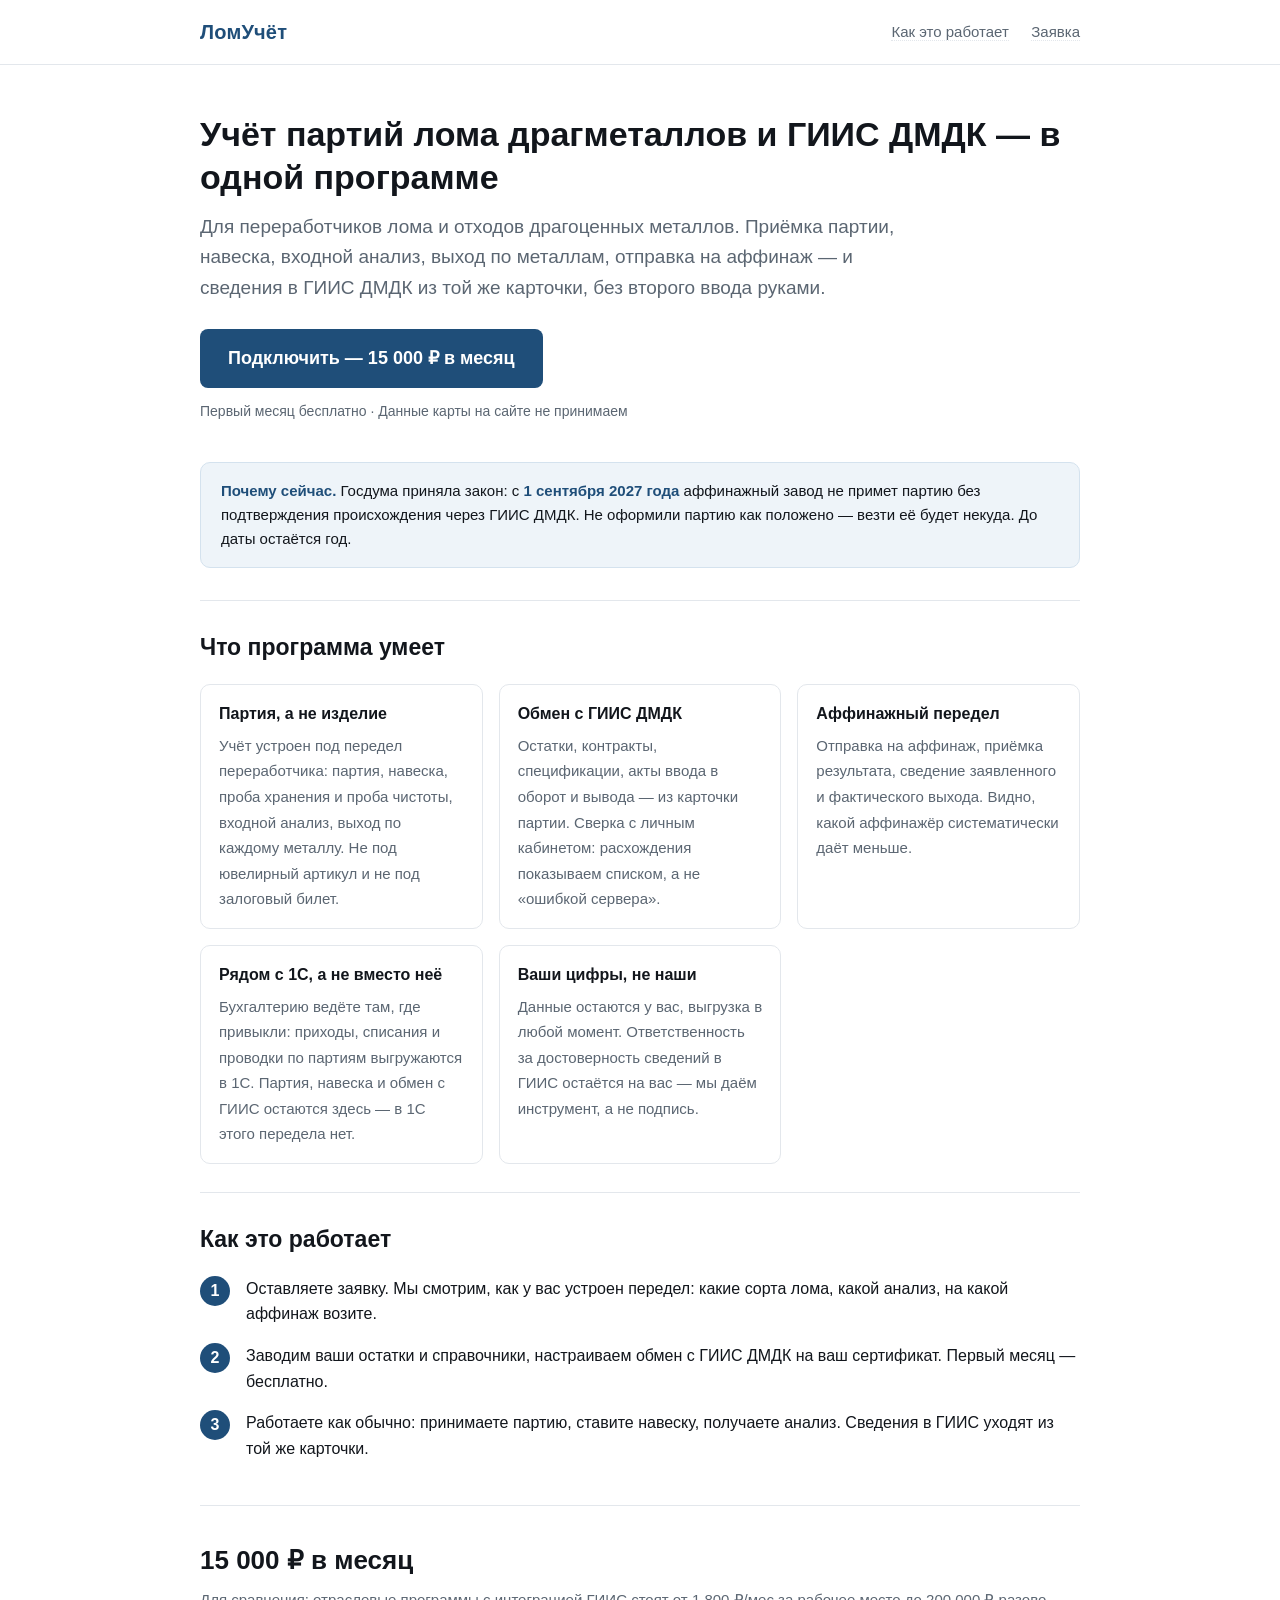
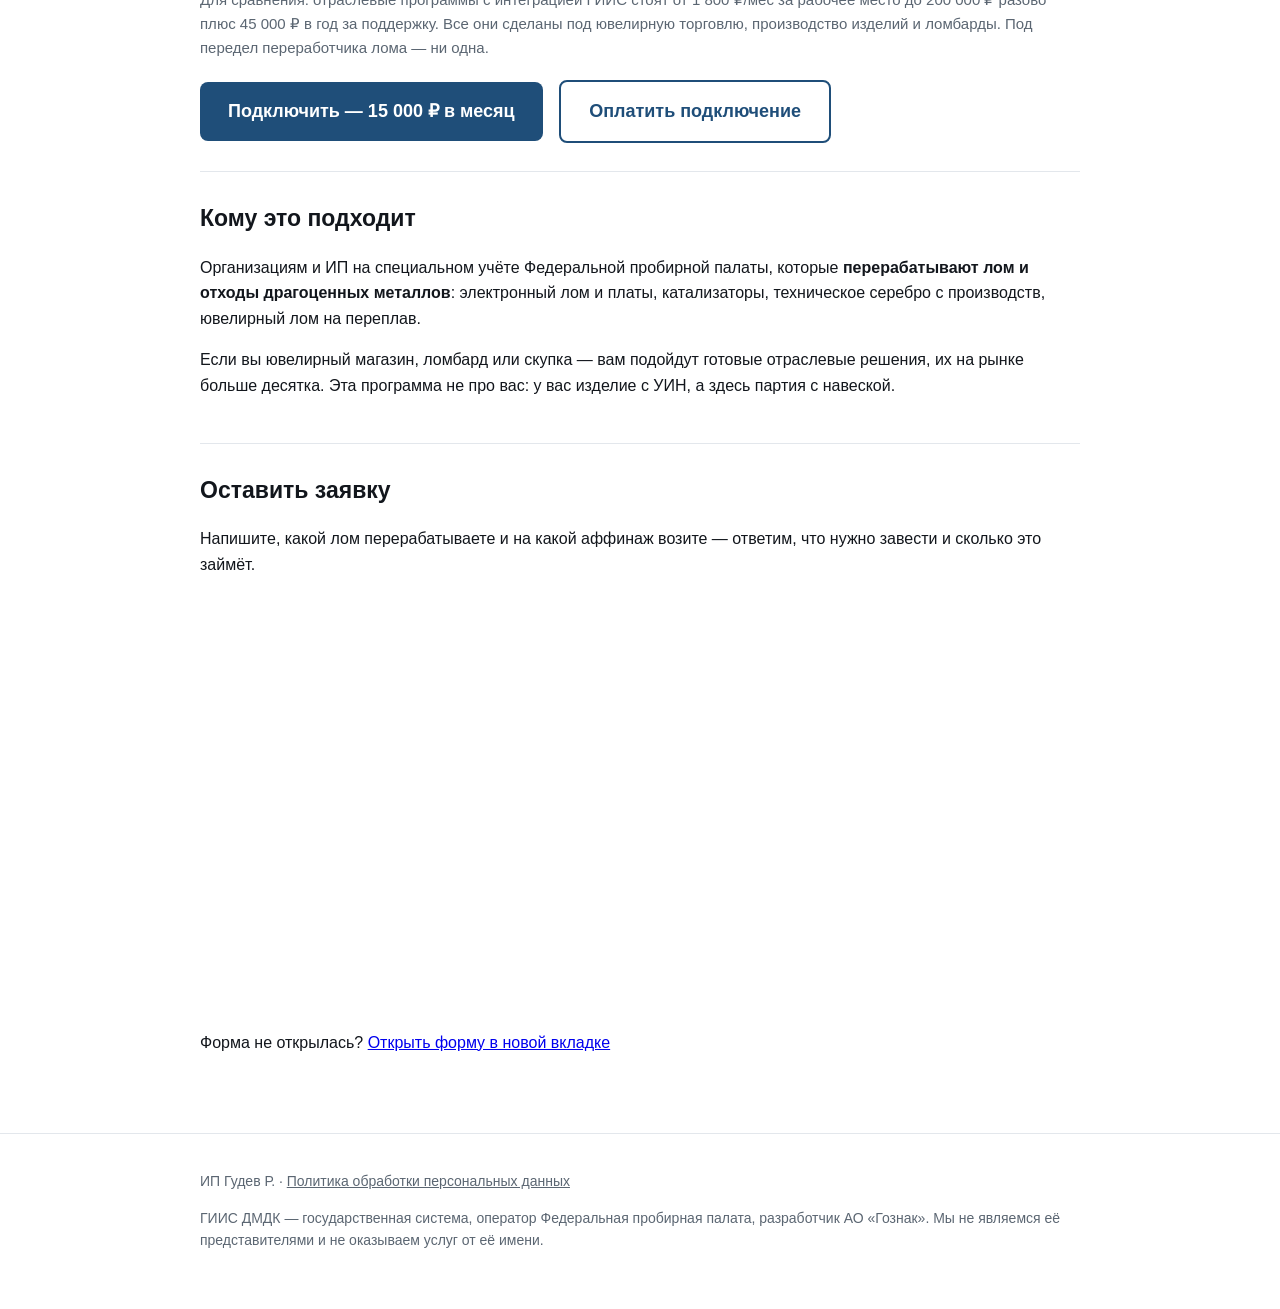
<file: index.html>
<!doctype html>
<html lang="ru">
<head>
<meta charset="utf-8">
<meta name="viewport" content="width=device-width,initial-scale=1">
<title>ЛомУчёт — учёт партий лома драгметаллов и обмен с ГИИС ДМДК</title>
<meta name="description" content="Программа для переработчиков лома и отходов драгоценных металлов: приёмка партии, навеска, входной анализ, выход по металлам, отправка на аффинаж — и обмен с ГИИС ДМДК из той же карточки. Выгрузка в 1С. 15 000 ₽ в месяц.">
<link rel="icon" href="favicon.svg">
<link rel="stylesheet" href="style.css">
<script src="smoke.js"></script>
</head>
<body>

<header><div class="wrap">
  <div class="logo"><a href="index.html">ЛомУчёт</a></div>
  <nav class="top">
    <a href="#how">Как это работает</a>
    <a href="#form">Заявка</a>
  </nav>
</div></header>

<div class="wrap">

  <div class="hero">
    <h1>Учёт партий лома драгметаллов и ГИИС ДМДК — в одной программе</h1>
    <p class="sub">Для переработчиков лома и отходов драгоценных металлов. Приёмка партии, навеска, входной анализ, выход по металлам, отправка на аффинаж — и сведения в ГИИС ДМДК из той же карточки, без второго ввода руками.</p>
    <a class="cta" href="#form" onclick="try{track('cta_click')}catch(e){}">Подключить — 15 000 ₽ в месяц</a>
    <p class="cta-note">Первый месяц бесплатно &middot; Данные карты на сайте не принимаем</p>
  </div>

  <div class="band">
    <b>Почему сейчас.</b> Госдума приняла закон: с <b>1 сентября 2027 года</b> аффинажный завод не примет партию без подтверждения происхождения через ГИИС ДМДК. Не оформили партию как положено — везти её будет некуда. До даты остаётся год.
  </div>

  <section id="what">
    <h2>Что программа умеет</h2>
    <div class="grid">
      <div class="card"><b>Партия, а не изделие</b><span>Учёт устроен под передел переработчика: партия, навеска, проба хранения и проба чистоты, входной анализ, выход по каждому металлу. Не под ювелирный артикул и не под залоговый билет.</span></div>
      <div class="card"><b>Обмен с ГИИС ДМДК</b><span>Остатки, контракты, спецификации, акты ввода в оборот и вывода — из карточки партии. Сверка с личным кабинетом: расхождения показываем списком, а не «ошибкой сервера».</span></div>
      <div class="card"><b>Аффинажный передел</b><span>Отправка на аффинаж, приёмка результата, сведение заявленного и фактического выхода. Видно, какой аффинажёр систематически даёт меньше.</span></div>
      <div class="card"><b>Рядом с 1С, а не вместо неё</b><span>Бухгалтерию ведёте там, где привыкли: приходы, списания и проводки по партиям выгружаются в 1С. Партия, навеска и обмен с ГИИС остаются здесь — в 1С этого передела нет.</span></div>
      <div class="card"><b>Ваши цифры, не наши</b><span>Данные остаются у вас, выгрузка в любой момент. Ответственность за достоверность сведений в ГИИС остаётся на вас — мы даём инструмент, а не подпись.</span></div>
    </div>
  </section>

  <section id="how">
    <h2>Как это работает</h2>
    <ol class="steps">
      <li>Оставляете заявку. Мы смотрим, как у вас устроен передел: какие сорта лома, какой анализ, на какой аффинаж возите.</li>
      <li>Заводим ваши остатки и справочники, настраиваем обмен с ГИИС ДМДК на ваш сертификат. Первый месяц — бесплатно.</li>
      <li>Работаете как обычно: принимаете партию, ставите навеску, получаете анализ. Сведения в ГИИС уходят из той же карточки.</li>
    </ol>
  </section>

  <section id="price">
    <p class="price">15 000 ₽ в месяц</p>
    <p class="cmp">Для сравнения: отраслевые программы с интеграцией ГИИС стоят от 1 800 ₽/мес за рабочее место до 200 000 ₽ разово плюс 45 000 ₽ в год за поддержку. Все они сделаны под ювелирную торговлю, производство изделий и ломбарды. Под передел переработчика лома — ни одна.</p>
    <a class="cta" href="#form" onclick="try{track('cta_click')}catch(e){}">Подключить — 15 000 ₽ в месяц</a>
    <a class="cta ghost" href="pay.html" onclick="try{track('payment_click')}catch(e){}">Оплатить подключение</a>
  </section>

  <section id="who">
    <h2>Кому это подходит</h2>
    <p>Организациям и ИП на специальном учёте Федеральной пробирной палаты, которые <b>перерабатывают лом и отходы драгоценных металлов</b>: электронный лом и платы, катализаторы, техническое серебро с производств, ювелирный лом на переплав.</p>
    <p class="muted">Если вы ювелирный магазин, ломбард или скупка — вам подойдут готовые отраслевые решения, их на рынке больше десятка. Эта программа не про вас: у вас изделие с УИН, а здесь партия с навеской.</p>
  </section>

  <section id="form">
    <h2>Оставить заявку</h2>
    <p class="lead">Напишите, какой лом перерабатываете и на какой аффинаж возите — ответим, что нужно завести и сколько это займёт.</p>
    <div id="form-box"></div>
    <p class="fallback">Форма не открылась? <a id="form-link">Открыть форму в новой вкладке</a></p>
  </section>

</div>

<footer><div class="wrap">
  <p>ИП Гудев Р. &middot; <a href="privacy.html">Политика обработки персональных данных</a></p>
  <p class="muted">ГИИС ДМДК — государственная система, оператор Федеральная пробирная палата, разработчик АО «Гознак». Мы не являемся её представителями и не оказываем услуг от её имени.</p>
</div></footer>

<script>
try { keepMarks(); } catch (e) {}
try { mountForm('form-box'); } catch (e) {}
try { mountFallback('form-link'); } catch (e) {}
</script>

</body>
</html>
</file>
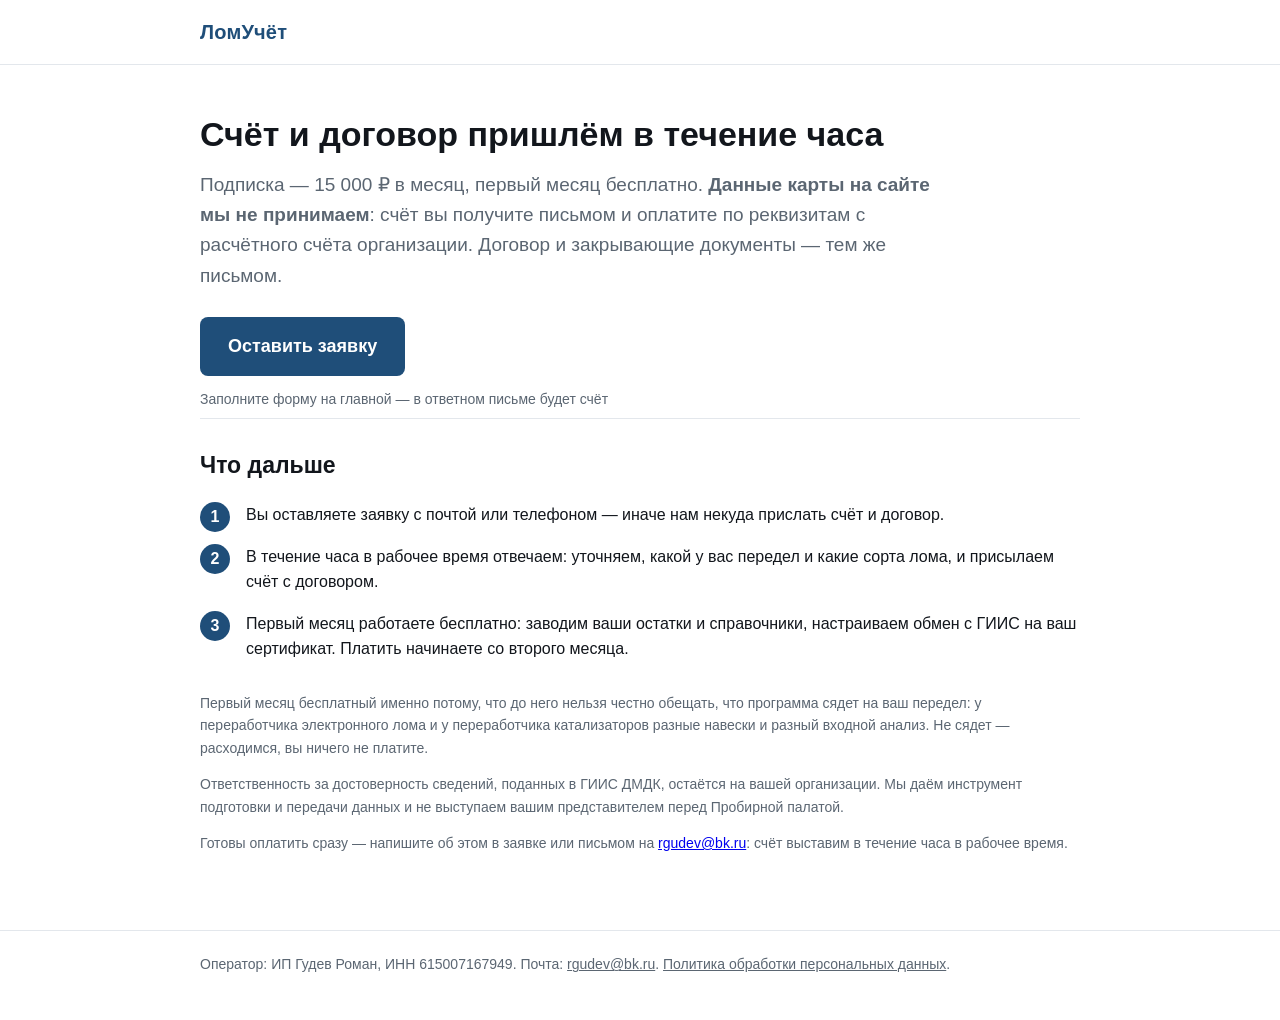
<file: pay.html>
<!doctype html>
<html lang="ru">
<head>
<meta charset="utf-8">
<meta name="viewport" content="width=device-width,initial-scale=1">
<title>ЛомУчёт — счёт и договор пришлём в течение часа</title>
<meta name="robots" content="noindex,nofollow">
<link rel="icon" href="favicon.svg">
<link rel="stylesheet" href="style.css">
<script src="smoke.js"></script>
</head>
<body>

<header><div class="wrap"><div class="logo"><a href="index.html">ЛомУчёт</a></div></div></header>

<div class="wrap">
  <div class="hero">
    <h1>Счёт и договор пришлём в течение часа</h1>
    <p class="sub">Подписка — 15 000 ₽ в месяц, первый месяц бесплатно. <b>Данные карты на сайте мы не принимаем</b>: счёт вы получите письмом и оплатите по реквизитам с расчётного счёта организации. Договор и закрывающие документы — тем же письмом.</p>
    <a class="cta" id="pay-back" href="index.html#form">Оставить заявку</a>
    <p class="cta-note">Заполните форму на главной — в ответном письме будет счёт</p>
  </div>

  <section>
    <h2>Что дальше</h2>
    <ol class="steps">
      <li>Вы оставляете заявку с почтой или телефоном — иначе нам некуда прислать счёт и договор.</li>
      <li>В течение часа в рабочее время отвечаем: уточняем, какой у вас передел и какие сорта лома, и присылаем счёт с договором.</li>
      <li>Первый месяц работаете бесплатно: заводим ваши остатки и справочники, настраиваем обмен с ГИИС на ваш сертификат. Платить начинаете со второго месяца.</li>
    </ol>
    <p class="fine">Первый месяц бесплатный именно потому, что до него нельзя честно обещать, что программа сядет на ваш передел: у переработчика электронного лома и у переработчика катализаторов разные навески и разный входной анализ. Не сядет — расходимся, вы ничего не платите.</p>
    <p class="fine">Ответственность за достоверность сведений, поданных в ГИИС ДМДК, остаётся на вашей организации. Мы даём инструмент подготовки и передачи данных и не выступаем вашим представителем перед Пробирной палатой.</p>
    <p class="fine">Готовы оплатить сразу — напишите об этом в заявке или письмом на <a href="mailto:rgudev@bk.ru?subject=%D0%93%D0%BE%D1%82%D0%BE%D0%B2%20%D0%BE%D0%BF%D0%BB%D0%B0%D1%82%D0%B8%D1%82%D1%8C%20%D0%9B%D0%BE%D0%BC%D0%A3%D1%87%D1%91%D1%82" id="pay-mail">rgudev@bk.ru</a>: счёт выставим в течение часа в рабочее время.</p>
  </section>
</div>

<footer><div class="wrap">
  Оператор: ИП Гудев Роман, ИНН 615007167949. Почта: <a href="mailto:rgudev@bk.ru">rgudev@bk.ru</a>.
  <a href="privacy.html">Политика обработки персональных данных</a>.
</div></footer>

<script>
/* Разметка самой дорогой страницы замера (находка Н-19, эталон «Деталь-Аналог»).
   pay_view  — посетитель дошёл до экрана оплаты;
   pay_back  — прочитал «данные карты не принимаем» и вернулся к форме.
   Разница pay_view − pay_back — те, кто ушёл с экрана оплаты насовсем;
   без неё ветки «интерес есть, платить не готовы» и «готовы платить, но
   конструкция оплаты отпугнула» неразличимы. */
keepMarks();
try { track('pay_view'); } catch (e) {}
(function () {
  var b = document.getElementById('pay-back');
  if (b) { b.addEventListener('click', function () { try { track('pay_back'); } catch (e) {} }); }
})();
</script>
</body>
</html>
</file>
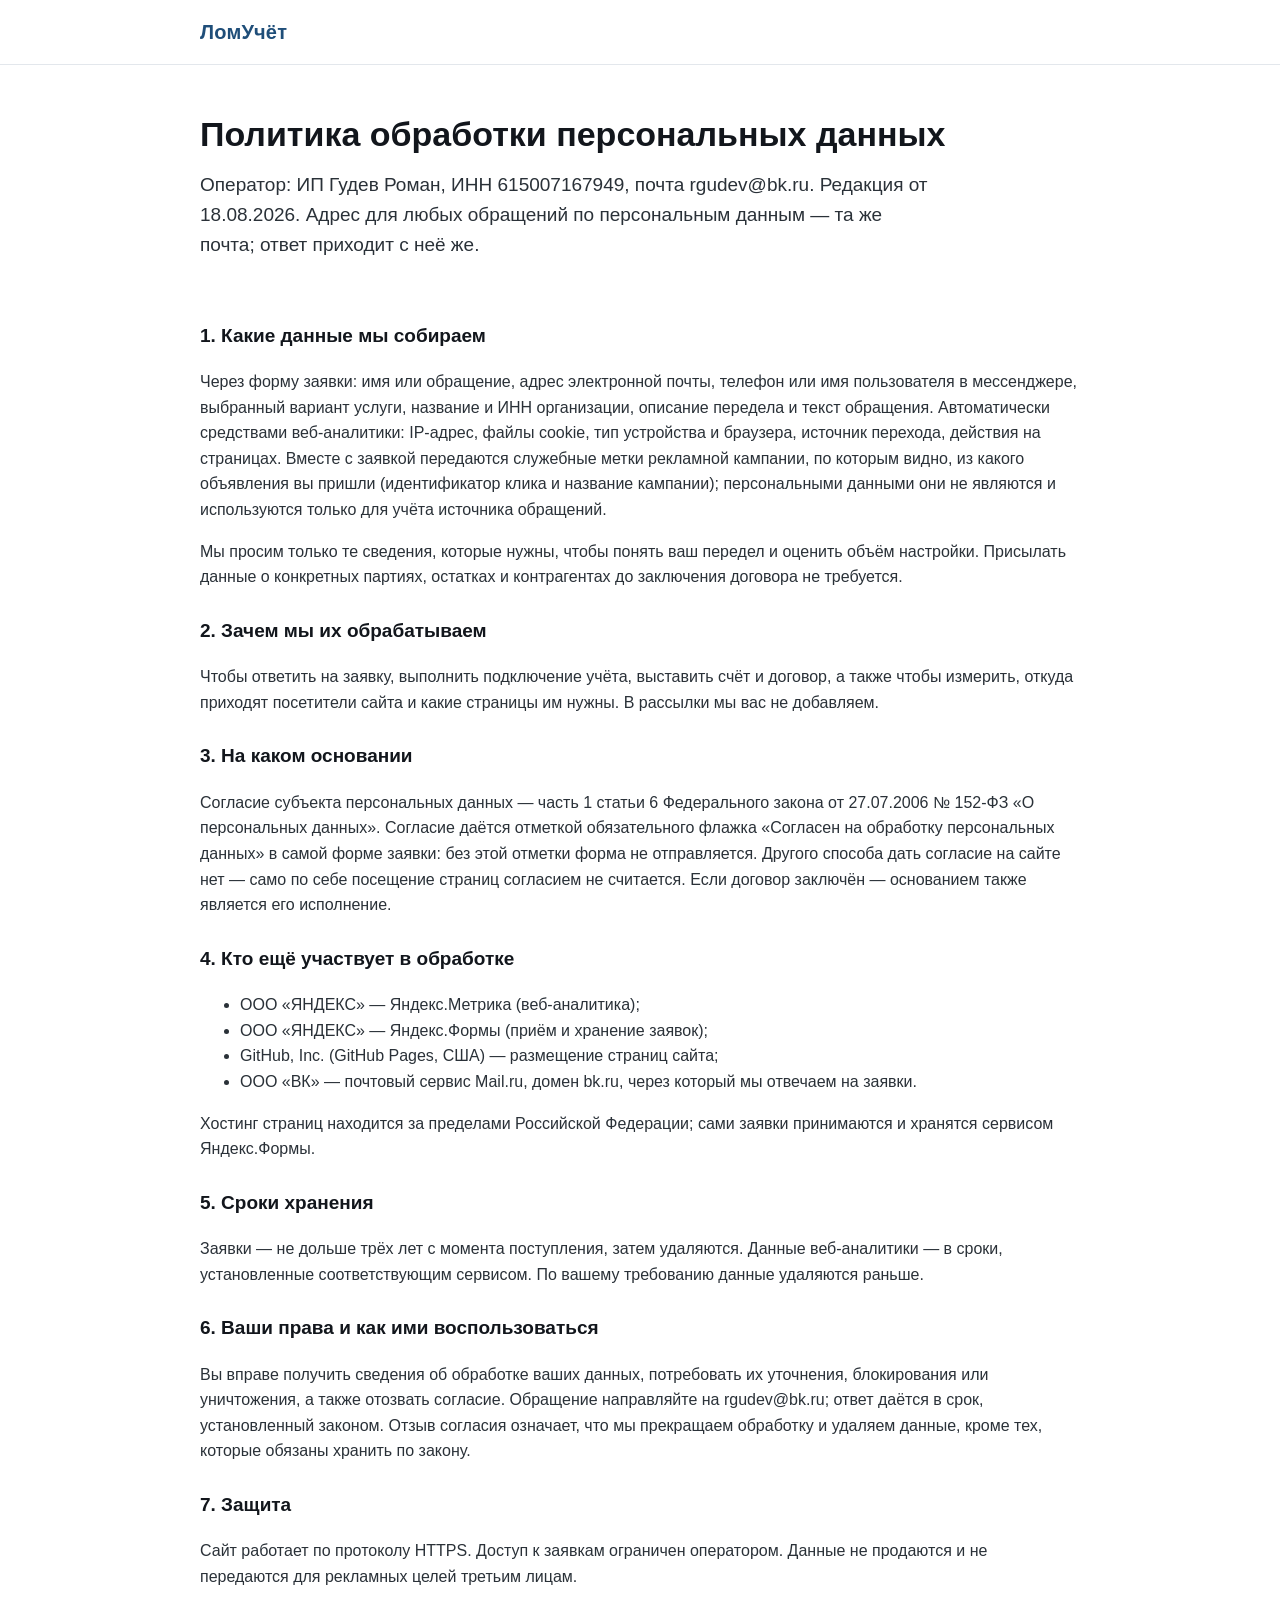
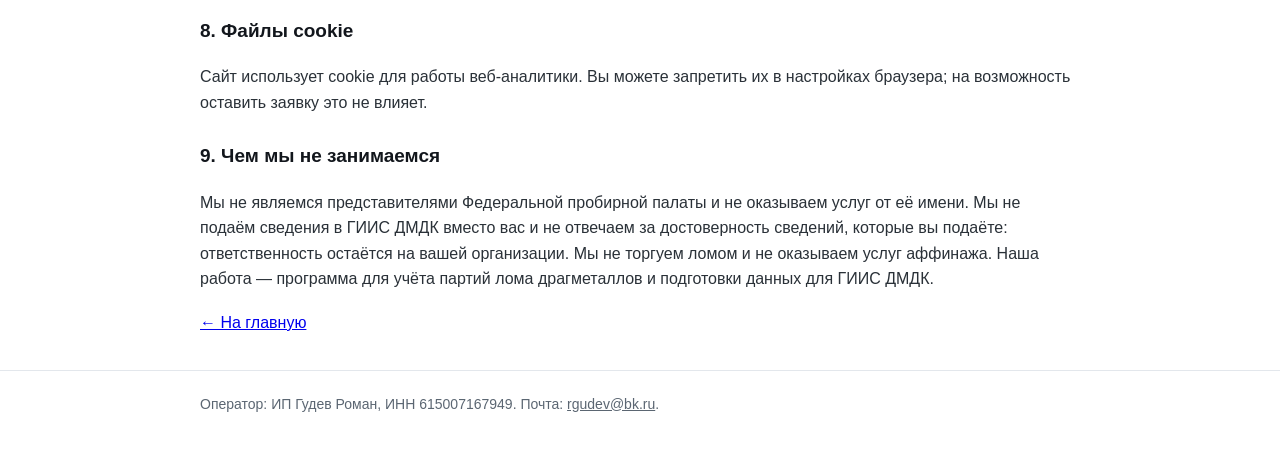
<file: privacy.html>
<!doctype html>
<html lang="ru">
<head>
<meta charset="utf-8">
<meta name="viewport" content="width=device-width,initial-scale=1">
<title>ЛомУчёт — политика обработки персональных данных</title>
<link rel="icon" href="favicon.svg">
<link rel="stylesheet" href="style.css">
<script src="smoke.js"></script>
</head>
<body>

<header><div class="wrap"><div class="logo"><a href="index.html">ЛомУчёт</a></div></div></header>

<div class="wrap doc">
  <div class="hero"><h1>Политика обработки персональных данных</h1>
  <p class="sub">Оператор: ИП Гудев Роман, ИНН 615007167949, почта rgudev@bk.ru. Редакция от 18.08.2026. Адрес для любых обращений по персональным данным — та же почта; ответ приходит с неё же.</p></div>

  <h2>1. Какие данные мы собираем</h2>
  <p>Через форму заявки: имя или обращение, адрес электронной почты, телефон или имя пользователя в мессенджере, выбранный вариант услуги, название и ИНН организации, описание передела и текст обращения. Автоматически средствами веб-аналитики: IP-адрес, файлы cookie, тип устройства и браузера, источник перехода, действия на страницах. Вместе с заявкой передаются служебные метки рекламной кампании, по которым видно, из какого объявления вы пришли (идентификатор клика и название кампании); персональными данными они не являются и используются только для учёта источника обращений.</p>
  <p>Мы просим только те сведения, которые нужны, чтобы понять ваш передел и оценить объём настройки. Присылать данные о конкретных партиях, остатках и контрагентах до заключения договора не требуется.</p>

  <h2>2. Зачем мы их обрабатываем</h2>
  <p>Чтобы ответить на заявку, выполнить подключение учёта, выставить счёт и договор, а также чтобы измерить, откуда приходят посетители сайта и какие страницы им нужны. В рассылки мы вас не добавляем.</p>

  <h2>3. На каком основании</h2>
  <p>Согласие субъекта персональных данных — часть 1 статьи 6 Федерального закона от 27.07.2006 № 152-ФЗ «О персональных данных». Согласие даётся отметкой обязательного флажка «Согласен на обработку персональных данных» в самой форме заявки: без этой отметки форма не отправляется. Другого способа дать согласие на сайте нет — само по себе посещение страниц согласием не считается. Если договор заключён — основанием также является его исполнение.</p>

  <h2>4. Кто ещё участвует в обработке</h2>
  <ul>
    <li>ООО «ЯНДЕКС» — Яндекс.Метрика (веб-аналитика);</li>
    <li>ООО «ЯНДЕКС» — Яндекс.Формы (приём и хранение заявок);</li>
    <li>GitHub, Inc. (GitHub Pages, США) — размещение страниц сайта;</li>
    <li>ООО «ВК» — почтовый сервис Mail.ru, домен bk.ru, через который мы отвечаем на заявки.</li>
  </ul>
  <p>Хостинг страниц находится за пределами Российской Федерации; сами заявки принимаются и хранятся сервисом Яндекс.Формы.</p>

  <h2>5. Сроки хранения</h2>
  <p>Заявки — не дольше трёх лет с момента поступления, затем удаляются. Данные веб-аналитики — в сроки, установленные соответствующим сервисом. По вашему требованию данные удаляются раньше.</p>

  <h2>6. Ваши права и как ими воспользоваться</h2>
  <p>Вы вправе получить сведения об обработке ваших данных, потребовать их уточнения, блокирования или уничтожения, а также отозвать согласие. Обращение направляйте на rgudev@bk.ru; ответ даётся в срок, установленный законом. Отзыв согласия означает, что мы прекращаем обработку и удаляем данные, кроме тех, которые обязаны хранить по закону.</p>

  <h2>7. Защита</h2>
  <p>Сайт работает по протоколу HTTPS. Доступ к заявкам ограничен оператором. Данные не продаются и не передаются для рекламных целей третьим лицам.</p>

  <h2>8. Файлы cookie</h2>
  <p>Сайт использует cookie для работы веб-аналитики. Вы можете запретить их в настройках браузера; на возможность оставить заявку это не влияет.</p>

  <h2>9. Чем мы не занимаемся</h2>
  <p>Мы не являемся представителями Федеральной пробирной палаты и не оказываем услуг от её имени. Мы не подаём сведения в ГИИС ДМДК вместо вас и не отвечаем за достоверность сведений, которые вы подаёте: ответственность остаётся на вашей организации. Мы не торгуем ломом и не оказываем услуг аффинажа. Наша работа — программа для учёта партий лома драгметаллов и подготовки данных для ГИИС ДМДК.</p>

  <p style="margin-top:18px"><a href="index.html">&larr; На главную</a></p>
</div>

<footer><div class="wrap">
  Оператор: ИП Гудев Роман, ИНН 615007167949. Почта: <a href="mailto:rgudev@bk.ru">rgudev@bk.ru</a>.
</div></footer>
</body>
</html>
</file>
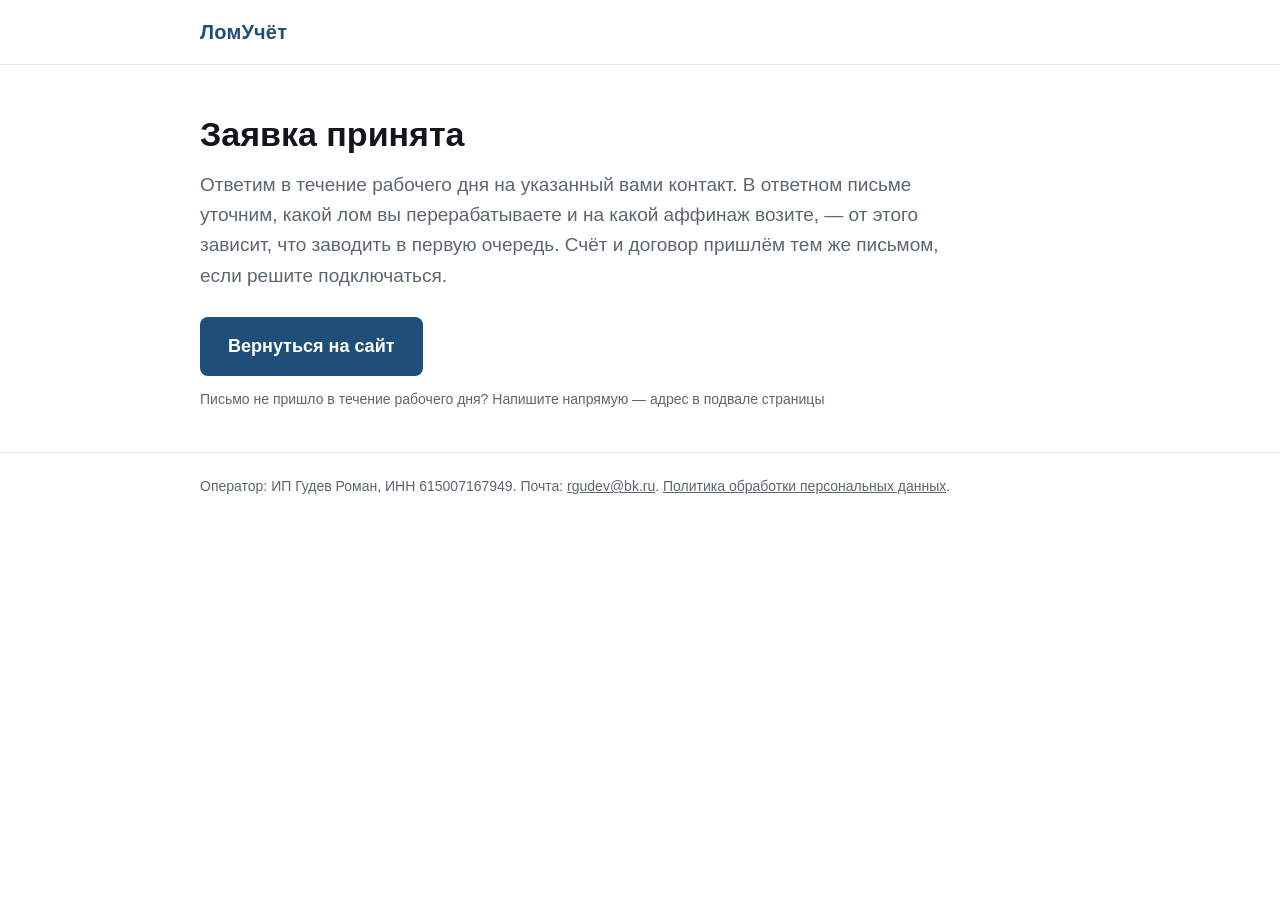
<file: thanks.html>
<!doctype html>
<html lang="ru">
<head>
<meta charset="utf-8">
<meta name="viewport" content="width=device-width,initial-scale=1">
<title>ЛомУчёт — заявка принята</title>
<meta name="robots" content="noindex,nofollow">
<link rel="icon" href="favicon.svg">
<link rel="stylesheet" href="style.css">
<script src="smoke.js"></script>
</head>
<body>

<header><div class="wrap"><div class="logo"><a href="index.html">ЛомУчёт</a></div></div></header>

<div class="wrap">
  <div class="hero">
    <h1>Заявка принята</h1>
    <p class="sub">Ответим в течение рабочего дня на указанный вами контакт. В ответном письме уточним, какой лом вы перерабатываете и на какой аффинаж возите, — от этого зависит, что заводить в первую очередь. Счёт и договор пришлём тем же письмом, если решите подключаться.</p>
    <a class="cta" href="index.html">Вернуться на сайт</a>
    <p class="cta-note">Письмо не пришло в течение рабочего дня? Напишите напрямую — адрес в подвале страницы</p>
  </div>
</div>

<footer><div class="wrap">
  Оператор: ИП Гудев Роман, ИНН 615007167949. Почта: <a href="mailto:rgudev@bk.ru">rgudev@bk.ru</a>.
  <a href="privacy.html">Политика обработки персональных данных</a>.
</div></footer>

<script>
/* Единственный ловец цели lead_submit. Событий из чужого iframe мы не
   ловим — принимаем посетителя на своей странице и шлём цель здесь.
   Если страница открыта внутри iframe формы, сначала выходим на верхний
   уровень, чтобы посетитель увидел её целиком, и только потом шлём цель. */
(function () {
  try {
    if (window.top !== window.self) { window.top.location.replace(location.href); return; }
  } catch (e) {}
  try { track("lead_submit"); } catch (e) {}
})();
</script>
</body>
</html>
</file>
<file: style.css>
:root{--ink:#12161c;--muted:#5b6672;--line:#e3e7ec;--accent:#1f4e79;--accent2:#16395a;--warn:#b3261e;--bg:#fff}
*{box-sizing:border-box}
body{margin:0;font:16px/1.6 -apple-system,Segoe UI,Roboto,Helvetica,Arial,sans-serif;color:var(--ink);background:var(--bg)}
.wrap{max-width:920px;margin:0 auto;padding:0 20px}
header{border-bottom:1px solid var(--line)}
header .wrap{display:flex;align-items:center;justify-content:space-between;gap:16px;padding-top:16px;padding-bottom:16px;flex-wrap:wrap}
.logo{font-weight:700;font-size:20px;letter-spacing:.2px;color:var(--accent)}
.logo a{color:inherit;text-decoration:none}
nav.top a{color:var(--muted);text-decoration:none;margin-left:18px;font-size:15px;border-bottom:1px dotted var(--line)}
nav.top a:hover{color:var(--accent)}
.hero{padding:48px 0 8px}
h1{font-size:34px;line-height:1.25;margin:0 0 14px}
.sub{font-size:19px;color:var(--muted);margin:0 0 26px;max-width:740px}
a.cta{display:inline-block;background:var(--accent);color:#fff;text-decoration:none;padding:15px 28px;border-radius:8px;font-size:18px;font-weight:600}
a.cta:hover{background:var(--accent2)}
a.cta.ghost{background:#fff;color:var(--accent);border:2px solid var(--accent);margin-left:12px}
.cta-note{color:var(--muted);font-size:14px;margin:12px 0 0}
.band{background:#eef4f9;border:1px solid #d4e2ee;border-radius:10px;padding:16px 20px;margin:32px 0;font-size:15px}
.band b{color:var(--accent)}
section{padding:28px 0;border-top:1px solid var(--line)}
h2{font-size:23px;margin:0 0 18px}
.grid{display:grid;grid-template-columns:repeat(auto-fit,minmax(230px,1fr));gap:16px}
.card{border:1px solid var(--line);border-radius:10px;padding:16px 18px}
.card b{display:block;margin-bottom:6px}
.card span{color:var(--muted);font-size:15px}
ol.steps{counter-reset:s;list-style:none;padding:0;margin:0}
ol.steps li{counter-increment:s;position:relative;padding:0 0 16px 46px}
ol.steps li:before{content:counter(s);position:absolute;left:0;top:0;width:30px;height:30px;border-radius:50%;background:var(--accent);color:#fff;display:flex;align-items:center;justify-content:center;font-weight:700}
.price{font-size:26px;font-weight:700;margin:6px 0}
.cmp{color:var(--muted);font-size:15px;margin:0 0 20px}
.fine{color:var(--muted);font-size:14px}
.warn{color:var(--warn);border:2px solid var(--warn);border-radius:8px;padding:14px 16px;font-weight:600}
footer{border-top:1px solid var(--line);margin-top:34px;padding:22px 0 44px;color:var(--muted);font-size:14px}
footer a{color:var(--muted)}
.doc h2{font-size:19px;margin-top:26px}
.doc p,.doc li{color:#2a3138}
</file>
